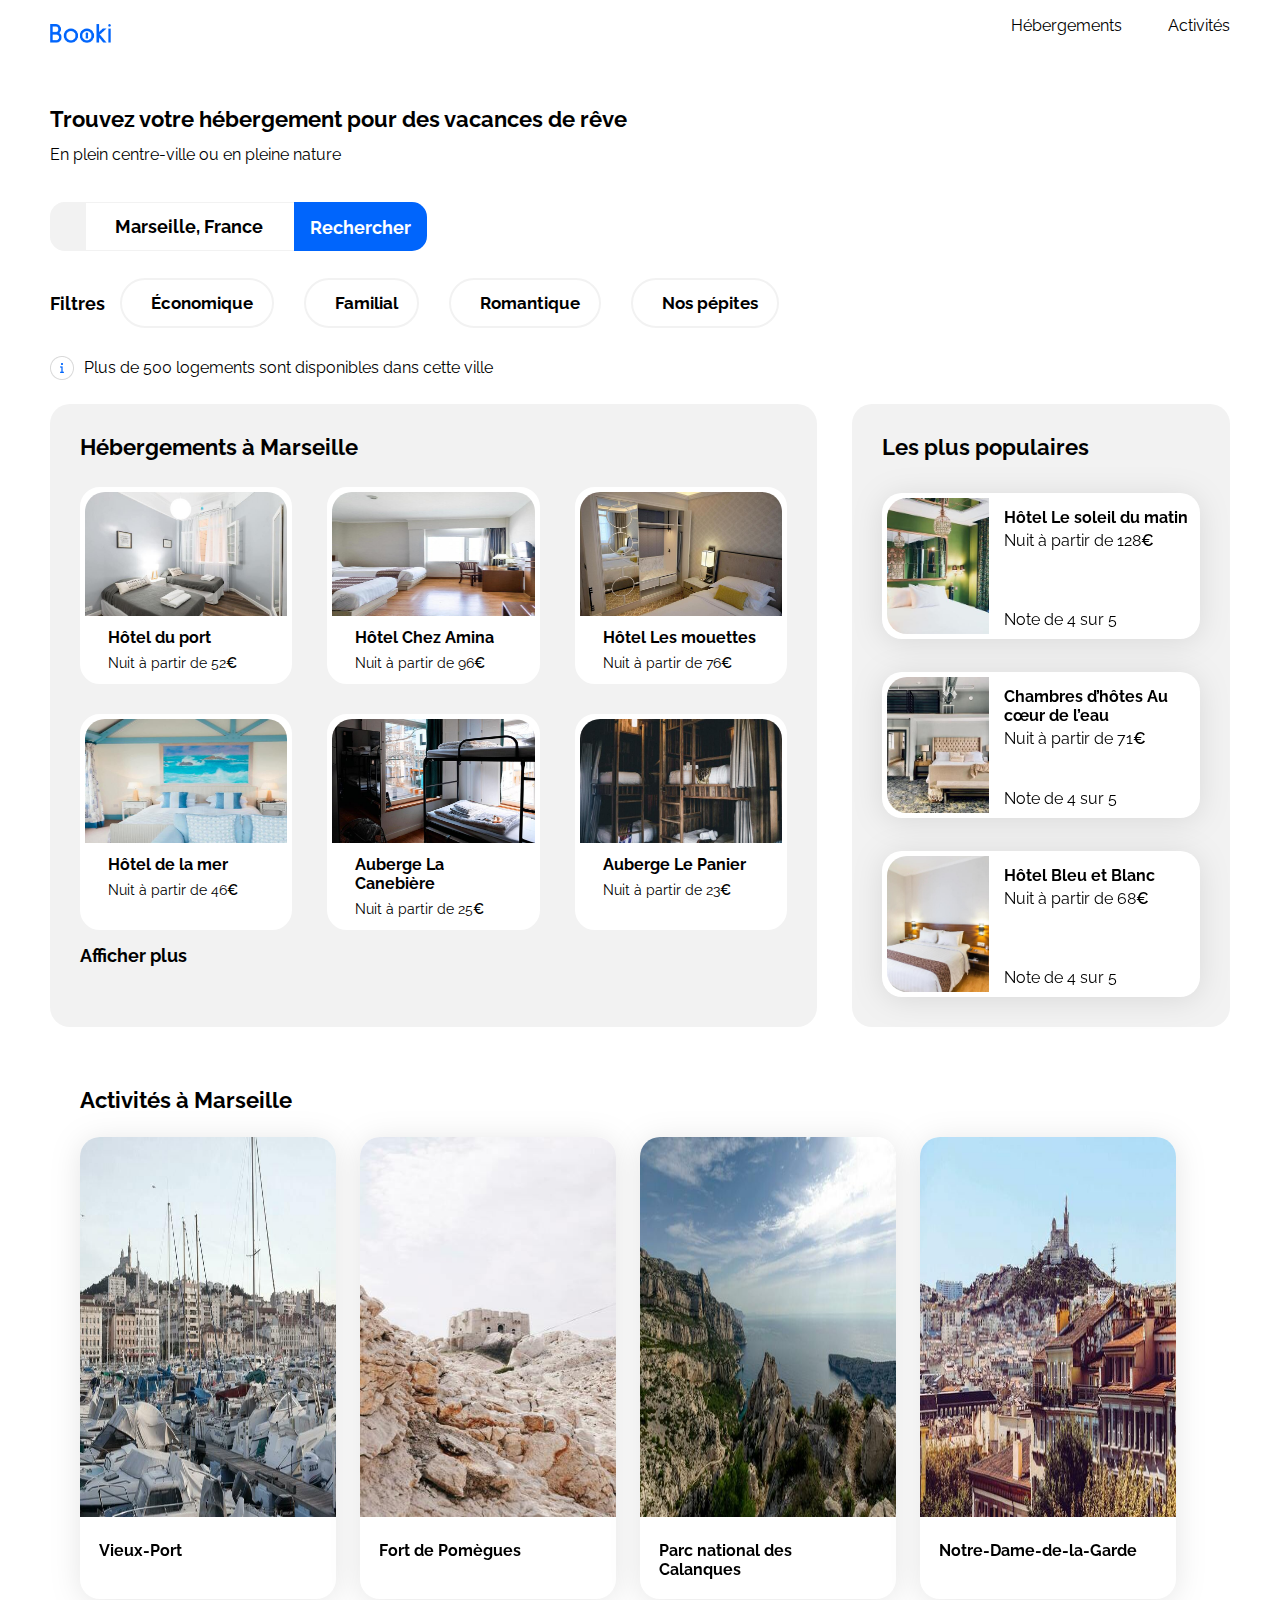
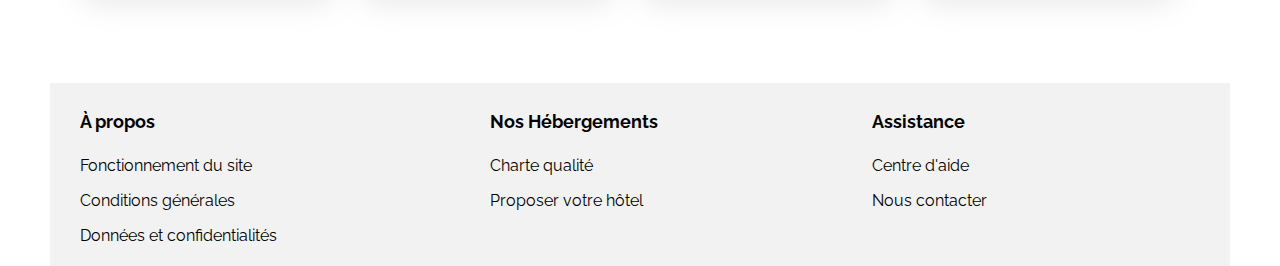
<file: index.html>
<!DOCTYPE html>
<html lang="fr">

<head>
    <meta charset="UTF-8">
    <meta name="viewport" content="width=device-width, initial-scale=1.0">
    <title>Booki</title>
    <link rel="preconnect" href="https://fonts.googleapis.com">
    <link rel="preconnect" href="https://fonts.gstatic.com" crossorigin>
    <link href="https://fonts.googleapis.com/css2?family=Raleway:wght@400;500;700&display=swap" rel="stylesheet">
    <link rel="stylesheet" href="https://cdnjs.cloudflare.com/ajax/libs/font-awesome/6.2.1/css/all.min.css"
        integrity="sha512-MV7K8+y+gLIBoVD59lQIYicR65iaqukzvf/nwasF0nqhPay5w/9lJmVM2hMDcnK1OnMGCdVK+iQrJ7lzPJQd1w=="
        crossorigin="anonymous" referrerpolicy="no-referrer" />
    <link rel="stylesheet" href="./css/style.css">
</head>

<body>
    <div class="main-container">
        <header>
            <div class="flex-container entete">
                <div class="logo">
                    <img src="images/logo/Booki.png" alt="Booki">
                </div>
                <div>
                    <nav>
                        <ul>
                            <li><a href="#section-herbergements">Hébergements</a></li>
                            <li><a href="#section-activites">Activités</a></li>
                        </ul>
                    </nav>
                </div>
            </div>
        </header>
        <main>
            <section class="titre-filtre">
                <div>
                    <h1 class="section-title">Trouvez votre hébergement pour des vacances de rêve</h1>
                    <h2>En plein centre-ville ou en pleine nature</h2>
                </div>
                <div>
                    <form method="get" action="#">
                        <div class="formulaire">
                            <i class="fas fa-map-marker-alt" id="img-localisation"></i>
                            <input type="search" name="ville" id="ville" value="Marseille, France">
                            <button class="search-button"><i id="image-recherche" class="fa-solid fa-magnifying-glass"></i><span id="text-rechercher">Rechercher</span></button>
                        </div>
                    </form>
                </div>
                <div class="flex-container filtre">
                    <h3>Filtres</h3>
                    <button><i class="fa-solid fa-money-bill"></i>Économique</button>
                    <button><i class="fa-solid fa-person"></i>Familial</button>
                    <button><i class="fa-solid fa-heart"></i>Romantique</button>
                    <button><i class="fa-solid fa-fire"></i>Nos pépites</button>
                </div>
                <div class="flex-container infobar">
                    <img src="images/Icon.png" alt="   ">
                    <p>Plus de 500 logements sont disponibles dans cette ville</p>
                </div>
            </section>
            <div class="hebergements-and-populaires">
                <section class="hebergements" id="section-herbergements">
                    <h2 class="section-title">Hébergements à Marseille</h2>
                    <div class="grid-container">
                        <a href="#">
                            <img src="images/hebergements/fred-kleber.jpg" alt="">
                            <div class="info-card">
                                <h4>Hôtel du port</h4>
                                <p>Nuit à partir de 52<span class="euro">€</span></p>
                                <i class="fa-solid fa-star"></i><i class="fa-solid fa-star"></i><i
                                    class="fa-solid fa-star"></i><i class="fa-solid fa-star"></i><i
                                    class="fa-regular fa-star neutral-star"></i>
                            </div>
                        </a>
                        <a href="#">
                            <img src="images/hebergements/febrian-zakaria.jpg" alt="">
                            <div class="info-card">
                                <h4>Hôtel Chez Amina</h4>
                                <p>Nuit à partir de 96<span class="euro">€</span></p>
                                <i class="fa-solid fa-star"></i><i class="fa-solid fa-star"></i><i
                                    class="fa-solid fa-star"></i><i class="fa-solid fa-star"></i><i
                                    class="fa-regular fa-star neutral-star"></i>
                            </div>
                        </a>
                        <a href="#">
                            <img src="images/hebergements/reisetopia.jpg" alt="">
                            <div class="info-card">
                                <h4>Hôtel Les mouettes</h4>
                                <p>Nuit à partir de 76<span class="euro">€</span></p>
                                <i class="fa-solid fa-star"></i><i class="fa-solid fa-star"></i><i
                                    class="fa-solid fa-star"></i><i class="fa-solid fa-star"></i><i
                                    class="fa-regular fa-star neutral-star"></i>
                            </div>
                        </a>
                        <a href="#">
                            <img src="images/hebergements/annie-spratt.jpg" alt="">
                            <div class="info-card">
                                <h4>Hôtel de la mer</h4>
                                <p>Nuit à partir de 46<span class="euro">€</span></p>
                                <i class="fa-solid fa-star"></i><i class="fa-solid fa-star"></i><i
                                    class="fa-solid fa-star"></i><i class="fa-solid fa-star"></i><i
                                    class="fa-regular fa-star neutral-star"></i>
                            </div>
                        </a>
                        <a href="">
                            <img src="images/hebergements/marcus-loke.jpg" alt="">
                            <div class="info-card">
                                <h4>Auberge La Canebière</h4>
                                <p>Nuit à partir de 25<span class="euro">€</span></p>
                                <i class="fa-solid fa-star"></i><i class="fa-solid fa-star"></i><i
                                    class="fa-solid fa-star"></i><i class="fa-solid fa-star"></i><i
                                    class="fa-regular fa-star neutral-star"></i>
                            </div>
                        </a>
                        <a href="">
                            <img src="images/hebergements/nicate-lee.jpg" alt="">
                            <div class="info-card">
                                <h4>Auberge Le Panier</h4>
                                <p>Nuit à partir de 23<span class="euro">€</span></p>
                                <i class="fa-solid fa-star"></i><i class="fa-solid fa-star"></i><i
                                    class="fa-solid fa-star"></i><i class="fa-solid fa-star"></i><i
                                    class="fa-regular fa-star neutral-star"></i>
                            </div>
                        </a>
                    </div>
                    <p id="afficher-plus"><a href="">Afficher plus</a></p>
                </section>
                <section class="populaires">
                    <div class="populaires-title">
                        <h2 class="section-title">Les plus populaires</h2>
                        <i class="fa-solid fa-chart-line" aria-hidden="true"></i>
                    </div>
                    <div class="populaires-cards">
                        <a href="#">
                            <article class="card">
                                <img src="./images/hebergements/emile-guillemot.jpg"
                                    alt="Image de la chambre d'hôtel montrant un lit">
                                <div class="card-content">
                                    <div class="card-txt">
                                        <h3 class="card-title">Hôtel Le soleil du matin</h3>
                                        <p class="card-subtitle">Nuit à partir de 128<span class="euro">€</span></p>
                                    </div>
                                    <div class="card-rating">
                                        <i class="fa-xs fa-solid fa-star" aria-hidden="true"></i>
                                        <i class="fa-xs fa-solid fa-star" aria-hidden="true"></i>
                                        <i class="fa-xs fa-solid fa-star" aria-hidden="true"></i>
                                        <i class="fa-xs fa-solid fa-star" aria-hidden="true"></i>
                                        <i class="fa-xs fa-solid fa-star neutral-star" aria-hidden="true"></i>
                                        <span class="sr-only">Note de 4 sur 5</span>
                                    </div>
                                </div>
                            </article>
                        </a>
                        <a href="#">
                            <article class="card">
                                <img src="./images/hebergements/aw-creative.jpg"
                                    alt="Image de la chambre d'hôtel montrant un lit">
                                <div class="card-content">
                                    <div class="card-txt">
                                        <h3 class="card-title">Chambres d’hôtes Au cœur de l’eau</h3>
                                        <p class="card-subtitle">Nuit à partir de 71<span class="euro">€</span></p>
                                    </div>
                                    <div class="card-rating">
                                        <i class="fa-xs fa-solid fa-star" aria-hidden="true"></i>
                                        <i class="fa-xs fa-solid fa-star" aria-hidden="true"></i>
                                        <i class="fa-xs fa-solid fa-star" aria-hidden="true"></i>
                                        <i class="fa-xs fa-solid fa-star" aria-hidden="true"></i>
                                        <i class="fa-xs fa-solid fa-star neutral-star" aria-hidden="true"></i>
                                        <span class="sr-only">Note de 4 sur 5</span>
                                    </div>
                                </div>
                            </article>
                        </a>
                        <a href="#">
                            <article class="card">
                                <img src="./images/hebergements/febrian-zakaria2.jpg"
                                    alt="Image de la chambre d'hôtel montrant un lit">
                                <div class="card-content">
                                    <div class="card-txt">
                                        <h3 class="card-title">Hôtel Bleu et Blanc</h3>
                                        <p class="card-subtitle">Nuit à partir de 68<span class="euro">€</span></p>
                                    </div>
                                    <div class="card-rating">
                                        <i class="fa-xs fa-solid fa-star" aria-hidden="true"></i>
                                        <i class="fa-xs fa-solid fa-star" aria-hidden="true"></i>
                                        <i class="fa-xs fa-solid fa-star" aria-hidden="true"></i>
                                        <i class="fa-xs fa-solid fa-star" aria-hidden="true"></i>
                                        <i class="fa-xs fa-solid fa-star neutral-star" aria-hidden="true"></i>
                                        <span class="sr-only">Note de 4 sur 5</span>
                                    </div>
                                </div>
                            </article>
                        </a>
                    </div>
                </section>
            </div>
            <section id="section-activites">
                <h2 class="section-title">Activités à Marseille</h2>
                <div class="flex-container activites">
                    <a href="#">
                        <div>
                            <img src="images/activites/reno-laithienne.jpg" alt="">
                            <h3 class="card-title">Vieux-Port</h3>
                        </div>
                    </a>
                    <a href="#">
                        <div>
                            <img src="images/activites/paul-hermann.jpg" alt="">
                            <h3 class="card-title">Fort de Pomègues</h3>
                        </div>
                    </a>
                    <a href="#">
                        <div>
                            <img src="images/activites/kilyan-sockalingum.jpg" alt="">
                            <h3 class="card-title">Parc national des Calanques</h3>
                        </div>
                    </a>
                    <a href="#">
                        <div>
                            <img src="images/activites/florian-wehde.jpg" alt="">
                            <h3 class="card-title">Notre-Dame-de-la-Garde</h3>
                        </div>
                    </a>

                </div>
            </section>
        </main>
        <footer>
            <div class="pied-de-page">
                <div>
                    <h4>À propos</h4>
                    <p><a href="#">Fonctionnement du site</a></p>
                    <p><a href="#">Conditions générales</a></p>
                    <p><a href="#">Données et confidentialités</a></p>
                </div>
                <div>
                    <h4>Nos Hébergements</h4>
                    <p><a href="#">Charte qualité</a></p>
                    <p><a href="#">Proposer votre hôtel</a></p>
                </div>
                <div>
                    <h4>Assistance</h4>
                    <p><a href="#">Centre d'aide</a></p>
                    <p><a href="#">Nous contacter</a></p>
                </div>
            </div>
        </footer>
    </div>
</body>

</html>
</file>
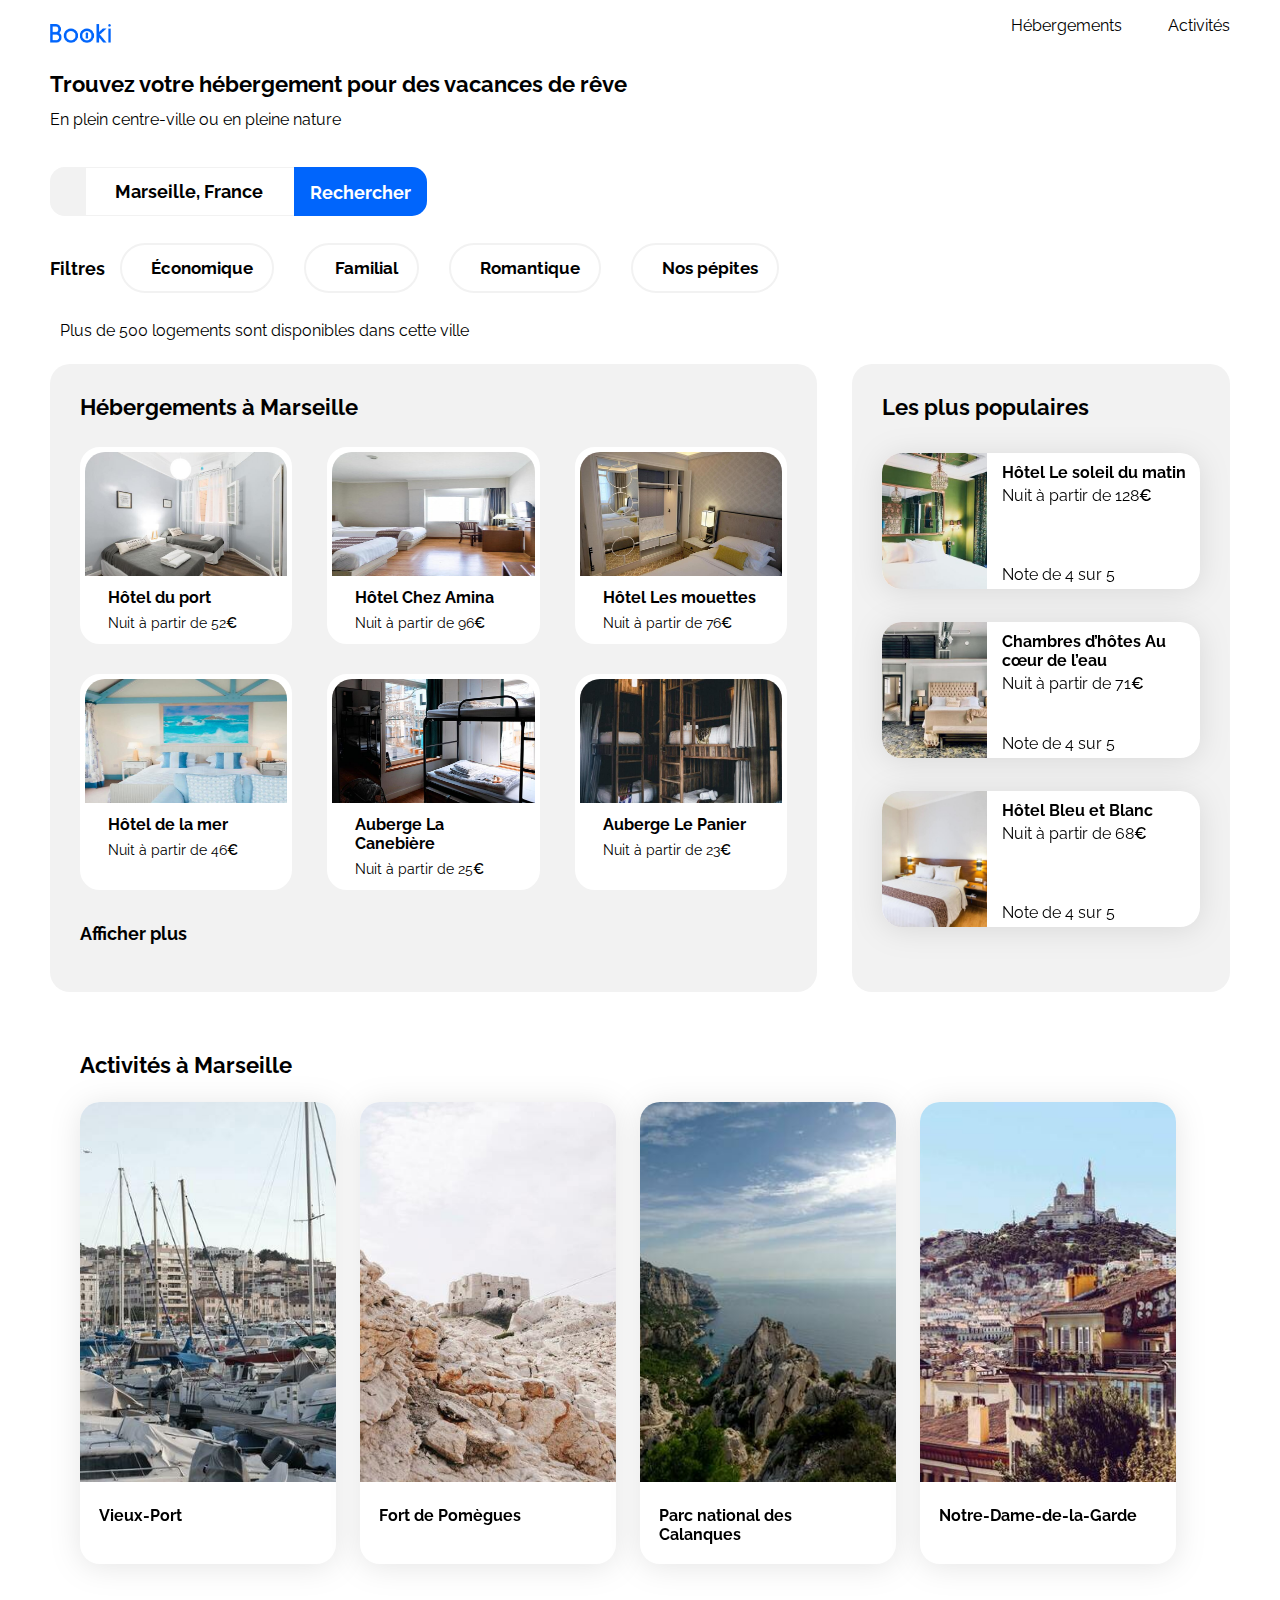
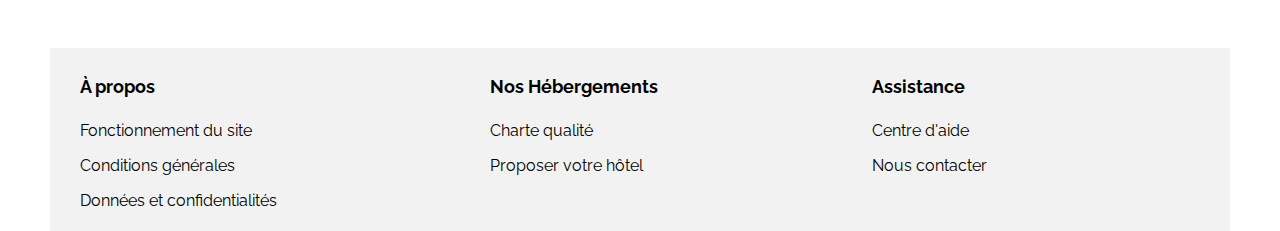
<file: booki-starter-code-master/index.html>
<!DOCTYPE html>
<html lang="fr">

<head>
    <meta charset="UTF-8">
    <meta name="viewport" content="width=device-width, initial-scale=1.0">
    <title>Booki</title>
    <link rel="preconnect" href="https://fonts.googleapis.com">
    <link rel="preconnect" href="https://fonts.gstatic.com" crossorigin>
    <link href="https://fonts.googleapis.com/css2?family=Raleway:wght@400;500;700&display=swap" rel="stylesheet">
    <link rel="stylesheet" href="https://cdnjs.cloudflare.com/ajax/libs/font-awesome/6.2.1/css/all.min.css"
        integrity="sha512-MV7K8+y+gLIBoVD59lQIYicR65iaqukzvf/nwasF0nqhPay5w/9lJmVM2hMDcnK1OnMGCdVK+iQrJ7lzPJQd1w=="
        crossorigin="anonymous" referrerpolicy="no-referrer" />
    <link rel="stylesheet" href="./css/style.css">
</head>

<body>
    <div class="main-container">
        <header>
            <div class="flex-container entete">
                <div class="logo">
                    <img src="images/logo/Booki.png" alt="Booki">
                </div>
                <div>
                    <nav>
                        <ul>
                            <li><a href="#section-herbergements">Hébergements</a></li>
                            <li><a href="#section-activites">Activités</a></li>
                        </ul>
                    </nav>
                </div>
            </div>
        </header>
        <main>
            <section class="titre-filtre">
                <div>
                    <h1 class="section-title">Trouvez votre hébergement pour des vacances de rêve</h1>
                    <h2>En plein centre-ville ou en pleine nature</h2>
                </div>
                <div>
                    <form method="get" action="">
                        <div class="formulaire">
                            <i class="fas fa-map-marker-alt" id="img-localisation"></i>
                            <input type="search" name="ville" id="ville" value="Marseille, France">
                            <button class="search-button"><i id="image-recherche" class="fa-solid fa-magnifying-glass"></i><span id="text-rechercher">Rechercher</span></button>
                        </div>
                    </form>
                </div>
                <div class="flex-container filtre">
                    <h3>Filtres</h3>
                    <button><i class="fa-solid fa-money-bill"></i>Économique</button>
                    <button><i class="fa-solid fa-person"></i>Familial</button>
                    <button><i class="fa-solid fa-heart"></i>Romantique</button>
                    <button><i class="fa-solid fa-fire"></i>Nos pépites</button>
                </div>
                <div class="flex-container infobar">
                    <i class="fa-solid fa-circle-info"></i>
                    <p>Plus de 500 logements sont disponibles dans cette ville</p>
                </div>
            </section>
            <div class="hebergements-and-populaires">
                <section class="hebergements" id="section-herbergements">
                    <h2 class="section-title">Hébergements à Marseille</h2>
                    <div class="grid-container">
                        <a href="#">
                            <img src="images/hebergements/fred-kleber.jpg" alt="">
                            <div class="info-card">
                                <h4>Hôtel du port</h4>
                                <p>Nuit à partir de 52<span class="euro">€</span></p>
                                <i class="fa-solid fa-star"></i><i class="fa-solid fa-star"></i><i
                                    class="fa-solid fa-star"></i><i class="fa-solid fa-star"></i><i
                                    class="fa-regular fa-star neutral-star"></i>
                            </div>
                        </a>
                        <a href="#">
                            <img src="images/hebergements/febrian-zakaria.jpg" alt="">
                            <div class="info-card">
                                <h4>Hôtel Chez Amina</h4>
                                <p>Nuit à partir de 96<span class="euro">€</span></p>
                                <i class="fa-solid fa-star"></i><i class="fa-solid fa-star"></i><i
                                    class="fa-solid fa-star"></i><i class="fa-solid fa-star"></i><i
                                    class="fa-regular fa-star neutral-star"></i>
                            </div>
                        </a>
                        <a href="#">
                            <img src="images/hebergements/reisetopia.jpg" alt="">
                            <div class="info-card">
                                <h4>Hôtel Les mouettes</h4>
                                <p>Nuit à partir de 76<span class="euro">€</span></p>
                                <i class="fa-solid fa-star"></i><i class="fa-solid fa-star"></i><i
                                    class="fa-solid fa-star"></i><i class="fa-solid fa-star"></i><i
                                    class="fa-regular fa-star neutral-star"></i>
                            </div>
                        </a>
                        <a href="#">
                            <img src="images/hebergements/annie-spratt.jpg" alt="">
                            <div class="info-card">
                                <h4>Hôtel de la mer</h4>
                                <p>Nuit à partir de 46<span class="euro">€</span></p>
                                <i class="fa-solid fa-star"></i><i class="fa-solid fa-star"></i><i
                                    class="fa-solid fa-star"></i><i class="fa-solid fa-star"></i><i
                                    class="fa-regular fa-star neutral-star"></i>
                            </div>
                        </a>
                        <a href="">
                            <img src="images/hebergements/marcus-loke.jpg" alt="">
                            <div class="info-card">
                                <h4>Auberge La Canebière</h4>
                                <p>Nuit à partir de 25<span class="euro">€</span></p>
                                <i class="fa-solid fa-star"></i><i class="fa-solid fa-star"></i><i
                                    class="fa-solid fa-star"></i><i class="fa-solid fa-star"></i><i
                                    class="fa-regular fa-star neutral-star"></i>
                            </div>
                        </a>
                        <a href="">
                            <img src="images/hebergements/nicate-lee.jpg" alt="">
                            <div class="info-card">
                                <h4>Auberge Le Panier</h4>
                                <p>Nuit à partir de 23<span class="euro">€</span></p>
                                <i class="fa-solid fa-star"></i><i class="fa-solid fa-star"></i><i
                                    class="fa-solid fa-star"></i><i class="fa-solid fa-star"></i><i
                                    class="fa-regular fa-star neutral-star"></i>
                            </div>
                        </a>
                    </div>
                    <p id="afficher-plus"><a href="">Afficher plus</a></p>
                </section>
                <section class="populaires">
                    <div class="populaires-title">
                        <h2 class="section-title">Les plus populaires</h2>
                        <i class="fa-solid fa-chart-line" aria-hidden="true"></i>
                    </div>
                    <div class="populaires-cards">
                        <a href="#">
                            <article class="card">
                                <img src="./images/hebergements/emile-guillemot.jpg"
                                    alt="Image de la chambre d'hôtel montrant un lit">
                                <div class="card-content">
                                    <div class="card-txt">
                                        <h3 class="card-title">Hôtel Le soleil du matin</h3>
                                        <p class="card-subtitle">Nuit à partir de 128<span class="euro">€</span></p>
                                    </div>
                                    <div class="card-rating">
                                        <i class="fa-xs fa-solid fa-star" aria-hidden="true"></i>
                                        <i class="fa-xs fa-solid fa-star" aria-hidden="true"></i>
                                        <i class="fa-xs fa-solid fa-star" aria-hidden="true"></i>
                                        <i class="fa-xs fa-solid fa-star" aria-hidden="true"></i>
                                        <i class="fa-xs fa-solid fa-star neutral-star" aria-hidden="true"></i>
                                        <span class="sr-only">Note de 4 sur 5</span>
                                    </div>
                                </div>
                            </article>
                        </a>
                        <a href="#">
                            <article class="card">
                                <img src="./images/hebergements/aw-creative.jpg"
                                    alt="Image de la chambre d'hôtel montrant un lit">
                                <div class="card-content">
                                    <div class="card-txt">
                                        <h3 class="card-title">Chambres d’hôtes Au cœur de l’eau</h3>
                                        <p class="card-subtitle">Nuit à partir de 71<span class="euro">€</span></p>
                                    </div>
                                    <div class="card-rating">
                                        <i class="fa-xs fa-solid fa-star" aria-hidden="true"></i>
                                        <i class="fa-xs fa-solid fa-star" aria-hidden="true"></i>
                                        <i class="fa-xs fa-solid fa-star" aria-hidden="true"></i>
                                        <i class="fa-xs fa-solid fa-star" aria-hidden="true"></i>
                                        <i class="fa-xs fa-solid fa-star neutral-star" aria-hidden="true"></i>
                                        <span class="sr-only">Note de 4 sur 5</span>
                                    </div>
                                </div>
                            </article>
                        </a>
                        <a href="#">
                            <article class="card">
                                <img src="./images/hebergements/febrian-zakaria2.jpg"
                                    alt="Image de la chambre d'hôtel montrant un lit">
                                <div class="card-content">
                                    <div class="card-txt">
                                        <h3 class="card-title">Hôtel Bleu et Blanc</h3>
                                        <p class="card-subtitle">Nuit à partir de 68<span class="euro">€</span></p>
                                    </div>
                                    <div class="card-rating">
                                        <i class="fa-xs fa-solid fa-star" aria-hidden="true"></i>
                                        <i class="fa-xs fa-solid fa-star" aria-hidden="true"></i>
                                        <i class="fa-xs fa-solid fa-star" aria-hidden="true"></i>
                                        <i class="fa-xs fa-solid fa-star" aria-hidden="true"></i>
                                        <i class="fa-xs fa-solid fa-star neutral-star" aria-hidden="true"></i>
                                        <span class="sr-only">Note de 4 sur 5</span>
                                    </div>
                                </div>
                            </article>
                        </a>
                    </div>
                </section>
            </div>
            <section id="section-activites">
                <h2 class="section-title">Activités à Marseille</h2>
                <div class="flex-container activites">
                    <a href="#">
                        <div class="card">
                            <img src="images/activites/reno-laithienne.jpg" alt="">
                            <h3 class="card-title">Vieux-Port</h3>
                        </div>
                    </a>
                    <a href="#">
                        <div class="card">
                            <img src="images/activites/paul-hermann.jpg" alt="">
                            <h3 class="card-title">Fort de Pomègues</h3>
                        </div>
                    </a>
                    <a href="#">
                        <div class="card">
                            <img src="images/activites/kilyan-sockalingum.jpg" alt="">
                            <h3 class="card-title">Parc national des Calanques</h3>
                        </div>
                    </a>
                    <a href="#">
                        <div class="card">
                            <img src="images/activites/florian-wehde.jpg" alt="">
                            <h3 class="card-title">Notre-Dame-de-la-Garde</h3>
                        </div>
                    </a>

                </div>
            </section>
        </main>
        <footer>
            <div class="pied-de-page">
                <div>
                    <h4>À propos</h4>
                    <p><a href="#">Fonctionnement du site</a></p>
                    <p><a href="#">Conditions générales</a></p>
                    <p><a href="#">Données et confidentialités</a></p>
                </div>
                <div>
                    <h4>Nos Hébergements</h4>
                    <p><a href="#">Charte qualité</a></p>
                    <p><a href="#">Proposer votre hôtel</a></p>
                </div>
                <div>
                    <h4>Assistance</h4>
                    <p><a href="#">Centre d'aide</a></p>
                    <p><a href="#">Nous contacter</a></p>
                </div>
            </div>
        </footer>
    </div>
</body>

</html>
</file>
<file: css/style.css>
/****** General ***********/
* {
    font-family: 'Raleway', sans-serif;
}

:root {
    --main-color: #0065FC;
    --main-bg-color: #F2F2F2;
    --filter-bg-color: #DEEBFF;
}

.fa-solid {
    color: var(--main-color);
}

body {
    display: flex;
    justify-content: center;
    margin: 0;
}

.main-container {
    width: 100%;
    max-width: 1440px;
    padding: 0 50px;
    box-sizing: border-box;
}

main{
    margin-top: 35px;
}

a {
    color: inherit;
    text-decoration: none;
}

.section-title {
    margin: 0;
    font-size: 22px;
    font-weight: 700;
}

.card {
    background-color: white;
    border-radius: 20px;
    padding: 5px;
    filter: drop-shadow(0px 3px 15px rgba(0, 0, 0, 0.1));
}

.card img {
    object-fit: cover;
}

.card-title {
    font-size: 16px;
}

.euro {
    font-weight: 700;
}

.neutral-star {
    color: var(--main-bg-color)
}

footer{
    background-color: #F2F2F2;
}
.pied-de-page{
    display: grid;
    grid-template-columns: auto auto auto;
    padding: 5px 30px;
}
.pied-de-page h4{
    font-weight: 700;
    font-size: 18px;
}
.pied-de-page a{
    font-size: 16px;
    font-weight: 400;
}
/****** En-tête ***********/
.flex-container{
    display: flex;
}
.entete{
    justify-content: space-between;
}
nav li {
    display:inline-block;
    padding-left: 42px;
  }
nav li a{
    padding-top: 12px;
}
nav li a:hover{
    color: #0065FC;
    border-top: 3px solid #0065FC;
}
.logo{
    padding: 24px 0;
}
.logo img{
    width: 61px;
    height: 19px;
}
h1 + h2{
    font-weight: normal;
    font-size: 16px;
}
/****** formulaire***********/
form{
    padding: 24px 0px;
}
.formulaire{
    max-width: 377px;
    height: 49px;
    position: relative;
}
#img-localisation{
    background-color: #F2F2F2;
    padding: 15px 18px 15px 18px;
    border-radius: 15px 0px 0px 15px;
    border: 1px;
    position: absolute;
    height: 100%;
    box-sizing: border-box;
}
form input{
    padding-left: 48px;
    padding-right: 132px;
    border: 1px solid #F2F2F2;
    font-weight: 700;
    font-size: 18px;
    text-align: center;
    height: 100%;
    width: 100%;
    border-radius: 15px;
}
form button{
    background-color: #0065FC;
    color: #fff;
    padding: 15px 16px;
    border: none;
    border-radius: 0px 15px 15px 0px;
    font-weight: 700;
    cursor: pointer;
    font-size: 18px;
    position: absolute;
    height: 100%;
    right: 0%;
}
#image-recherche{
    display: none;
}

/****** Filtres ***********/
.filtre{
    align-items: center;
}
.filtre h3{
    font-weight: 700;
    font-size: 18px;
}
.filtre button{
    margin: 0px 15px;
    background-color: #fff;
    color: #000;
    padding: 4px 19px;
    border: 2px solid #F2F2F2;
    border-radius: 25px 25px 25px 25px;
    height: 50px;
    font-weight: 700;
    font-size: 17px;
}
.filtre button:hover{
    background-color: #DEEBFF;
}
.filtre i 
{
    padding-right: 10px;
}
/****** infobar ***********/
.infobar{
    margin: 24px 0;
    align-items: center;
}
.infobar p{
    margin: 0px 0px 0px 10px;
    font-weight: 400;
    font-size: 16px;
}

/****** Hebergements And Populaires ***********/
.hebergements-and-populaires {
    display: flex;
    justify-content: space-between;
}

.hebergements-and-populaires section {
    background-color: var(--main-bg-color);
    border-radius: 20px;
    padding: 30px;
    box-sizing: border-box;
}

/****** Hebergements ***********/
.hebergements {
    width: 65%;
}

.grid-container{
    display: grid;
    grid-template-columns: 30% 30% 30%;
    justify-content: space-between;
    margin-top: 12px;
}
.grid-container> a {
    background-color: #fff;
    border-radius: 20px 20px 20px 20px;
    border: 5px solid #ffff;
    margin: 15px 0;
}
.info-card{
    padding-right: 15px;
    padding-left: 15px;
    margin: 8px;
}
.info-card h4{
    font-weight: 700;
    font-size: 16px;
    margin: 0;
}
.info-card p{
    margin: 8px 0;
    font-weight: 400;
    font-size: 14px;
}
.euro{
    font-weight: 600;
}
.grid-container img{
    width: 100%;
    height: 124px;
    border-radius: 20px 20px 0px 0px;
}
#afficher-plus{
    font-size: 18px;
    font-weight: 700;
    margin: 0;
}
/****** Populaires ***********/
.populaires {
    width: 32%;
}

.populaires-title {
    display: flex;
    justify-content: space-between;
    align-items: center;
}

.populaires-cards .card {
    display: flex;
    margin-top: 33px;
}

.populaires-cards img {
    width: 33%;
    height: 136px;
    border-top-left-radius: 20px;
    border-bottom-left-radius: 20px;
}

.populaires-cards .card-content {
    width: 67%;
    padding-left: 15px;
    display: flex;
    flex-direction: column;
    justify-content: space-between;
    box-sizing: border-box;
}

.populaires-cards .card-title {
    margin-top: 10px;
    margin-bottom: 4px;
}

.populaires-cards .card-subtitle {
    margin: 0;
}

.populaires-cards .card-rating {
    margin-bottom: 5px;
}
/****** Activites ***********/
#section-activites{
    margin: 30px 0px;
    padding: 30px;
}
.activites img{
    width: 100%;
    height: 380px;
    border-radius: 20px 20px 0px 0px;
}

.activites h3{
    margin: 0;
    padding: 20px 19px;
}

.activites{
    margin: 24px 0;
}

.activites a{
    background-color: white;
    border-radius: 20px;
    filter: drop-shadow(0px 3px 15px rgba(0, 0, 0, 0.1));
    margin-right: 24px;
    width: 25%;
}
/* Le code ci-dessous correspond à la version responsive uniquement */

/****** Media queries ***********/
/* Medium devices (tablets, less/equal than 1024px) */
@media (max-width: 1024px) {
    .hebergements-and-populaires {
        flex-direction: column;
    }

    .hebergements {
        width: 100%;
    }

    .populaires {
        width: 100%;
        margin-top: 50px;
    }

    .populaires-cards {
        display: flex;
        flex-direction: row;
        justify-content: space-between;
    }

    .populaires-cards a {
        width: 30%;
    }

    .populaires-cards .card-title {
        font-size: 14px;
    }

    .populaires-cards .card-subtitle {
        font-size: 13px;
    }

    .filtre{
        flex-wrap: wrap;
    }
    .filtre h3{
        flex: 100%;
    }
    .filtre button{
        flex: 20%;
        padding: 0;
        font-size: 16px;
        margin-left: 0;
    }
    .activites img{
        height: 200px;
    }
}

/* Small devices (phones, less than 768px) */
@media (max-width: 767.98px) {
    /* ... */
    .main-container{
        padding: 0;
    }
    main{
        padding: 0;
        margin-top: 0;
    }
    body{
        margin: 0;
    }
    .entete{
        display: block;
    }
    .logo{
        text-align: center;
    }
    nav ul{
        display: flex;
        justify-content: space-around;
        padding: 0;
        margin: 0;
    }
    nav li{
        padding: 0;
        flex: 50%;
        text-align: center;
    }
    nav li a{
        display: block;
        padding-bottom: 12px;
        border-bottom: 3px solid #F2F2F2;
        font-weight: 400;
        font-size: 16px;
    }
    nav li a:hover{
        color: #0065FC;
        border-bottom: 3px solid #0065FC;
        border-top: none;
    }
    .titre-filtre{
        padding: 30px;
    }
    #text-rechercher{
        display: none;
    }
    #image-recherche{
        display: contents;
        color: #fff;
    }
    form button{
        border-radius: 15px;
        box-shadow: 0 4px 4px 0 #00000040;
    }
    form input{
        padding-right: 50px;
    }
    .filtre button{
        flex: 45%;
        margin: 10px 10px 10px 0px;
    }
    .hebergements-and-populaires section{
        border-radius: 0;
    }
    .populaires{
        order: 1;
        margin-top: 0;
        margin-bottom: 15px;
    }
    .populaires-cards{
        flex-wrap: wrap;
    }
    .populaires-cards a{
        width: 100%;
    }
    #section-herbergements{
        order: 2;
        background-color: #fff;
    }
    .grid-container{
        grid-template-columns: 100%;
    }
    .grid-container a{
        box-shadow: 0 3px 15px 0 #0000001A;
    }
    .activites{
        flex-wrap: wrap;
    }
    .activites a{
        width: 100%;
        margin: 12px 0;
    }
    .pied-de-page{
        grid-template-columns: 100%;
        padding: 30px;
    }
}
</file>
<file: booki-starter-code-master/css/style.css>
/****** General ***********/
* {
    font-family: 'Raleway', sans-serif;
}

:root {
    --main-color: #0065FC;
    --main-bg-color: #F2F2F2;
    --filter-bg-color: #DEEBFF;
}

.fa-solid {
    color: var(--main-color);
}

body {
    display: flex;
    justify-content: center;
    margin: 0;
}

.main-container {
    width: 100%;
    max-width: 1440px;
    padding: 0 50px;
    box-sizing: border-box;
}

a {
    color: inherit;
    text-decoration: none;
}

.section-title {
    margin: 0;
    font-size: 22px;
    font-weight: 700;
}

.card {
    background-color: white;
    border-radius: 20px;
    /*padding: 5px;*/
    filter: drop-shadow(0px 3px 15px rgba(0, 0, 0, 0.1));
}

.card img {
    object-fit: cover;
}

.card-title {
    font-size: 16px;
}

.euro {
    font-weight: 700;
}

.neutral-star {
    color: var(--main-bg-color)
}

footer{
    background-color: #F2F2F2;
}
.pied-de-page{
    display: grid;
    grid-template-columns: auto auto auto;
    padding: 5px 30px;
}
.pied-de-page h4{
    font-weight: 700;
    font-size: 18px;
}
.pied-de-page a{
    font-size: 16px;
    font-weight: 400;
}
/****** En-tête ***********/
.flex-container{
    display: flex;
}
.entete{
    justify-content: space-between;
}
nav li {
    display:inline-block;
    padding-left: 42px;
  }
nav li a{
    padding-top: 12px;
}
nav li a:hover{
    color: #0065FC;
    border-top: 3px solid #0065FC;
}
.logo{
    padding: 24px 0;
}
.logo img{
    width: 61px;
    height: 19px;
}
h1 + h2{
    font-weight: normal;
    font-size: 16px;
}
/****** formulaire***********/
form{
    padding: 24px 0px;
}
.formulaire{
    max-width: 377px;
    height: 49px;
    position: relative;
}
#img-localisation{
    background-color: #F2F2F2;
    padding: 15px 18px 15px 18px;
    border-radius: 15px 0px 0px 15px;
    border: 1px;
    position: absolute;
    height: 100%;
    box-sizing: border-box;
}
form input{
    padding-left: 48px;
    padding-right: 132px;
    border: 1px solid #F2F2F2;
    font-weight: 700;
    font-size: 18px;
    text-align: center;
    height: 100%;
    width: 100%;
    border-radius: 15px;
}
form button{
    background-color: #0065FC;
    color: #fff;
    padding: 15px 16px;
    border: none;
    border-radius: 0px 15px 15px 0px;
    font-weight: 700;
    cursor: pointer;
    font-size: 18px;
    position: absolute;
    height: 100%;
    right: 0%;
}
#image-recherche{
    display: none;
}

/****** Filtres ***********/
.filtre{
    align-items: center;
}
.filtre h3{
    font-weight: 700;
    font-size: 18px;
}
.filtre button{
    margin: 0px 15px;
    background-color: #fff;
    color: #000;
    padding: 4px 19px;
    border: 2px solid #F2F2F2;
    border-radius: 25px 25px 25px 25px;
    height: 50px;
    font-weight: 700;
    font-size: 17px;
}
.filtre button:hover{
    background-color: #DEEBFF;
}
.filtre i 
{
    padding-right: 10px;
}
/****** infobar ***********/
.infobar{
    margin: 24px 0;
}
.infobar p{
    margin: 0px 0px 0px 10px;
    font-weight: 400;
    font-size: 16px;
}

/****** Hebergements And Populaires ***********/
.hebergements-and-populaires {
    display: flex;
    justify-content: space-between;
}

.hebergements-and-populaires section {
    background-color: var(--main-bg-color);
    border-radius: 20px;
    padding: 30px;
    box-sizing: border-box;
}

/****** Hebergements ***********/
.hebergements {
    width: 65%;
}

.grid-container{
    display: grid;
    grid-template-columns: 30% 30% 30%;
    justify-content: space-between;
    margin-top: 12px;
}
.grid-container> a {
    background-color: #fff;
    border-radius: 20px 20px 20px 20px;
    border: 5px solid #ffff;
    margin: 15px 0;
}
.info-card{
    padding-right: 15px;
    padding-left: 15px;
    margin: 8px;
}
.info-card h4{
    font-weight: 700;
    font-size: 16px;
    margin: 0;
}
.info-card p{
    margin: 8px 0;
    font-weight: 400;
    font-size: 14px;
}
.euro{
    font-weight: 600;
}
.grid-container img{
    width: 100%;
    height: 124px;
    border-radius: 20px 20px 0px 0px;
}
#afficher-plus{
    font-size: 18px;
    font-weight: 700;
}
/****** Populaires ***********/
.populaires {
    width: 32%;
}

.populaires-title {
    display: flex;
    justify-content: space-between;
    align-items: center;
}

.populaires-cards .card {
    display: flex;
    margin-top: 33px;
}

.populaires-cards img {
    width: 33%;
    height: 136px;
    border-top-left-radius: 20px;
    border-bottom-left-radius: 20px;
}

.populaires-cards .card-content {
    width: 67%;
    padding-left: 15px;
    display: flex;
    flex-direction: column;
    justify-content: space-between;
    box-sizing: border-box;
}

.populaires-cards .card-title {
    margin-top: 10px;
    margin-bottom: 4px;
}

.populaires-cards .card-subtitle {
    margin: 0;
}

.populaires-cards .card-rating {
    margin-bottom: 5px;
}
/****** Activites ***********/
#section-activites{
    margin: 30px 0px;
    padding: 30px;
}
.activites img{
    width: 100%;
    height: 380px;
    border-radius: 20px 20px 0px 0px;
}

.activites h3{
    margin: 0;
    padding: 20px 19px;
    height: 38px;
}

.activites{
    margin: 24px 0;
}

.activites a{
    margin-right: 24px;
    width: 25%;
}
/* Le code ci-dessous correspond à la version responsive uniquement */

/****** Media queries ***********/
/* Medium devices (tablets, less/equal than 1024px) */
@media (max-width: 1024px) {
    .hebergements-and-populaires {
        flex-direction: column;
    }

    .hebergements {
        width: 100%;
    }

    .populaires {
        width: 100%;
        margin-top: 50px;
    }

    .populaires-cards {
        display: flex;
        flex-direction: row;
        justify-content: space-between;
    }

    .populaires-cards a {
        width: 30%;
    }

    .populaires-cards .card-title {
        font-size: 14px;
    }

    .populaires-cards .card-subtitle {
        font-size: 13px;
    }

    .filtre{
        flex-wrap: wrap;
    }
    .filtre h3{
        flex: 100%;
    }
    .filtre button{
        flex: 20%;
        padding: 0;
        font-size: 16px;
        margin-left: 0;
    }
    .activites img{
        height: 200px;
    }
    .activites h3{
        height: 60px;
    }
}

/* Small devices (phones, less than 768px) */
@media (max-width: 767.98px) {
    /* ... */
    .main-container{
        padding: 0;
    }
    main{
        padding: 0;
    }
    body{
        margin: 0;
    }
    .entete{
        display: block;
    }
    .logo{
        text-align: center;
    }
    nav ul{
        display: flex;
        justify-content: space-around;
        padding: 0;
        margin: 0;
    }
    nav li{
        padding: 0;
        flex: 50%;
        text-align: center;
    }
    nav li a{
        display: block;
        padding-bottom: 12px;
        border-bottom: 3px solid #F2F2F2;
        font-weight: 400;
        font-size: 16px;
    }
    nav li a:hover{
        color: #0065FC;
        border-bottom: 3px solid #0065FC;
        border-top: none;
    }
    .titre-filtre{
        padding: 30px;
    }
    #text-rechercher{
        display: none;
    }
    #image-recherche{
        display: contents;
        color: #fff;
    }
    form button{
        border-radius: 15px;
        box-shadow: 0 4px 4px 0 #00000040;
    }
    form input{
        padding-right: 50px;
    }
    .filtre button{
        flex: 45%;
        margin: 10px 10px 10px 0px;
    }
    .hebergements-and-populaires section{
        border-radius: 0;
    }
    .populaires{
        order: 1;
        margin-top: 0;
        margin-bottom: 15px;
    }
    .populaires-cards{
        flex-wrap: wrap;
    }
    .populaires-cards a{
        width: 100%;
    }
    #section-herbergements{
        order: 2;
        background-color: #fff;
    }
    .grid-container{
        grid-template-columns: 100%;
    }
    .grid-container a{
        box-shadow: 0 3px 15px 0 #0000001A;
    }
    .activites{
        flex-wrap: wrap;
    }
    .activites a{
        width: 100%;
        margin: 12px 0;
    }
    .pied-de-page{
        grid-template-columns: 100%;
        padding: 30px;
    }
}
</file>
